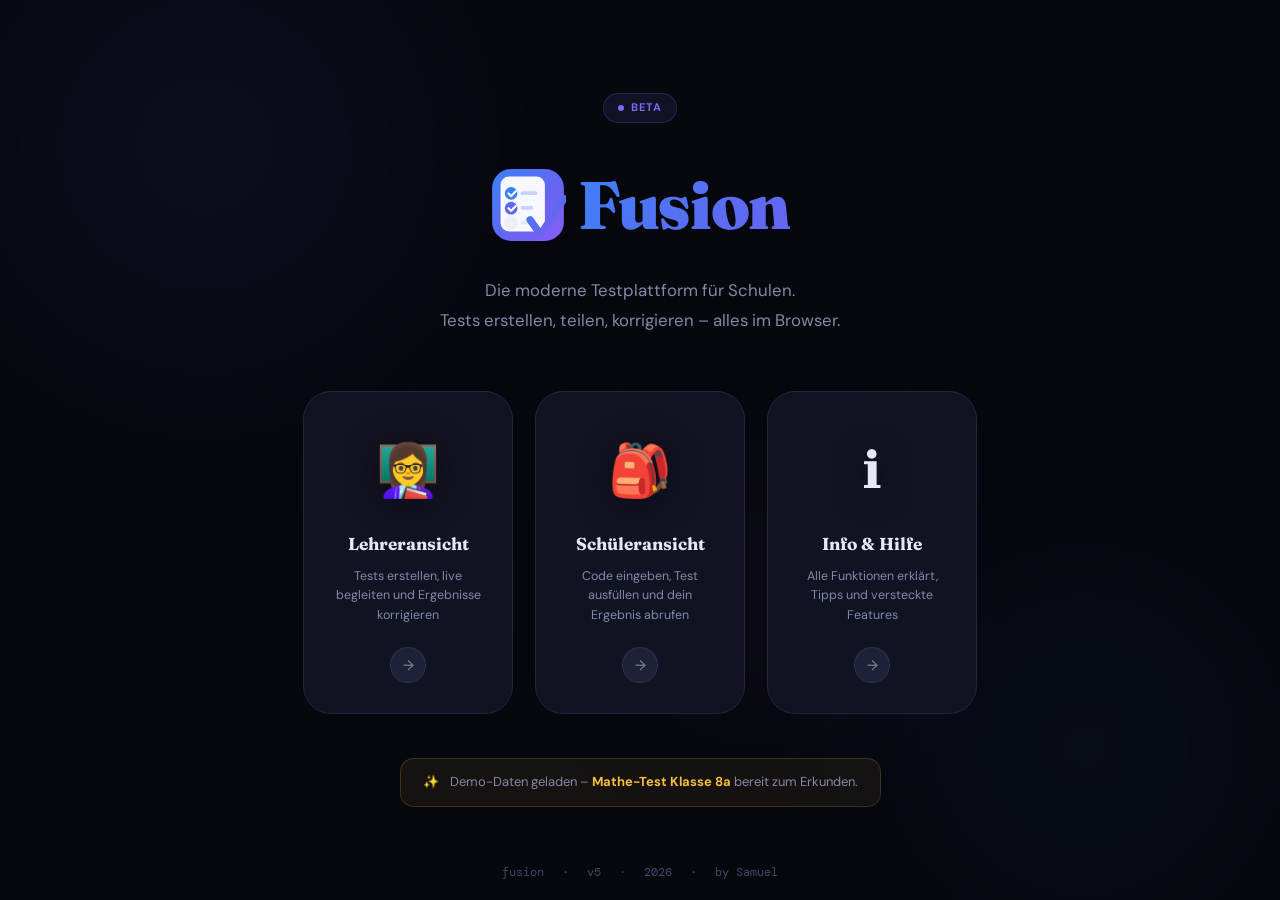
<file: index.html>
<!DOCTYPE html>
<html lang="de">
<head>
<meta charset="UTF-8">
<meta name="viewport" content="width=device-width,initial-scale=1.0">
<title>Fusion – Testplattform</title>
<link rel="stylesheet" href="kt.css">
<style>
body{display:flex;align-items:center;justify-content:center;min-height:100vh;flex-direction:column;padding:40px 24px;position:relative;}

.ambient{position:fixed;inset:0;z-index:0;pointer-events:none;overflow:hidden;}
.blob{position:absolute;border-radius:50%;filter:blur(90px);}
.b1{width:650px;height:650px;background:radial-gradient(circle,#4c3db0,transparent 70%);opacity:.13;top:-180px;left:-120px;animation:blob 22s ease-in-out infinite alternate;}
.b2{width:550px;height:550px;background:radial-gradient(circle,#1e4a8a,transparent 70%);opacity:.11;bottom:-120px;right:-80px;animation:blob 18s ease-in-out infinite alternate-reverse;}
.b3{width:380px;height:380px;background:radial-gradient(circle,#6d3fa8,transparent 70%);opacity:.09;top:45%;left:45%;animation:blob 25s ease-in-out infinite alternate;}

main{position:relative;z-index:1;display:flex;flex-direction:column;align-items:center;max-width:900px;width:100%;}

.beta-pill{display:inline-flex;align-items:center;gap:7px;background:rgba(124,106,245,.1);border:1px solid rgba(124,106,245,.22);border-radius:20px;padding:5px 14px;font-size:11px;font-weight:700;letter-spacing:.09em;color:var(--col-accent);text-transform:uppercase;margin-bottom:28px;animation:fadeIn .6s ease;}
.beta-dot{width:6px;height:6px;border-radius:50%;background:var(--col-accent);animation:blink 2s ease-in-out infinite;}

.logo-area{margin-bottom:18px;animation:slideUp .7s var(--anim-spring);}
.logo-svg{display:inline-flex;align-items:center;gap:12px;}
.logo-word{font-family:var(--font-display);font-size:4.2rem;font-weight:900;background:linear-gradient(135deg,#3b82f6,#6366f1,#8b5cf6);-webkit-background-clip:text;-webkit-text-fill-color:transparent;background-clip:text;background-size:200%;animation:shimmer 6s ease-in-out infinite;letter-spacing:-.02em;}

.tagline{font-size:1.05rem;color:var(--col-muted);max-width:440px;text-align:center;line-height:1.75;margin-bottom:56px;animation:fadeIn .8s .1s both;}

.cards{display:flex;gap:22px;flex-wrap:wrap;justify-content:center;animation:fadeIn .8s .15s both;}
.home-card{position:relative;background:var(--col-surface);border:1px solid var(--col-border);border-radius:28px;padding:38px 30px 30px;width:210px;cursor:pointer;display:flex;flex-direction:column;align-items:center;overflow:hidden;transition:all .38s var(--anim-spring);}
.home-card::before{content:'';position:absolute;top:-50px;left:50%;transform:translateX(-50%);width:130px;height:130px;border-radius:50%;filter:blur(45px);opacity:0;transition:opacity .38s;}
.home-card:hover{transform:translateY(-12px) scale(1.03);}
.home-card:hover::before{opacity:.32;}
.home-card:hover .card-arrow{transform:translateX(3px);}
.card-emoji{font-size:3.2rem;margin-bottom:18px;transition:transform .38s var(--anim-spring);filter:drop-shadow(0 4px 16px rgba(0,0,0,.4));}
.home-card:hover .card-emoji{transform:scale(1.18) rotate(-6deg);}
.card-title{font-family:var(--font-display);font-size:1.08rem;font-weight:700;color:var(--col-text);margin-bottom:9px;text-align:center;}
.card-desc{font-size:12.5px;color:var(--col-muted);text-align:center;line-height:1.55;}
.card-arrow{width:36px;height:36px;border-radius:50%;background:var(--col-surface3);border:1px solid var(--col-border2);display:flex;align-items:center;justify-content:center;font-size:14px;color:var(--col-muted);margin-top:22px;transition:all .28s;}

.demo-note{margin-top:44px;display:inline-flex;align-items:center;gap:11px;background:rgba(247,191,63,.06);border:1px solid rgba(247,191,63,.18);border-radius:14px;padding:13px 22px;font-size:13px;color:var(--col-muted);animation:fadeIn .8s .3s both;}

.footer{position:fixed;bottom:18px;left:0;right:0;display:flex;justify-content:center;gap:18px;font-size:12px;color:var(--col-dim);font-family:var(--font-mono);z-index:1;}

.adm-overlay{position:fixed;inset:0;z-index:2000;background:rgba(0,0,0,.72);backdrop-filter:blur(12px);display:flex;align-items:center;justify-content:center;animation:fadeInF .22s ease;padding:16px;}
.adm-box{background:var(--col-surface);border:1px solid var(--col-border2);border-radius:var(--r-xxl);padding:36px;width:100%;max-width:420px;box-shadow:0 40px 100px rgba(0,0,0,.75);animation:scaleIn .38s var(--anim-spring);}
</style>
</head>
<body>
<div class="ambient">
  <div class="blob b1"></div>
  <div class="blob b2"></div>
  <div class="blob b3"></div>
</div>

<main>
  <div class="beta-pill"><span class="beta-dot"></span>Beta</div>

  <div class="logo-area">
    <div class="logo-svg">
      <svg width="76" height="76" viewBox="0 0 72 72" fill="none">
        <defs><linearGradient id="lg" x1="0" y1="0" x2="1" y2="1"><stop offset="0%" stop-color="#3b82f6"/><stop offset="55%" stop-color="#6366f1"/><stop offset="100%" stop-color="#8b5cf6"/></linearGradient></defs>
        <rect x="2" y="2" width="68" height="68" rx="18" fill="url(#lg)"/>
        <rect x="10" y="9" width="42" height="52" rx="8" fill="white" opacity=".95"/>
        <circle cx="20" cy="25" r="6" fill="#3b82f6"/>
        <path d="M17.5 25l2.5 2.5 4.5-4.5" stroke="white" stroke-width="2" stroke-linecap="round" stroke-linejoin="round"/>
        <rect x="29" y="23" width="16" height="3.5" rx="1.75" fill="#c7d2fe"/>
        <circle cx="20" cy="39" r="6" fill="#6366f1"/>
        <path d="M17.5 39l2.5 2.5 4.5-4.5" stroke="white" stroke-width="2" stroke-linecap="round" stroke-linejoin="round"/>
        <rect x="29" y="37" width="12" height="3.5" rx="1.75" fill="#c7d2fe"/>
        <circle cx="20" cy="53" r="6" fill="#e2e8f0" opacity=".5"/>
        <rect x="29" y="51" width="8" height="3.5" rx="1.75" fill="#e2e8f0"/>
        <path d="M38 50 L48 64 L70 30" stroke="url(#lg)" stroke-width="7" stroke-linecap="round" stroke-linejoin="round"/>
      </svg>
      <span class="logo-word">Fusion</span>
    </div>
  </div>

  <p class="tagline">Die moderne Testplattform für Schulen.<br>Tests erstellen, teilen, korrigieren – alles im Browser.</p>

  <div class="cards">
    <div class="home-card" id="c1" onclick="location.href='lehrer.html'" style="--c:#7c6af5">
      <div class="card-emoji">👩‍🏫</div>
      <div class="card-title">Lehreransicht</div>
      <div class="card-desc">Tests erstellen, live begleiten und Ergebnisse korrigieren</div>
      <div class="card-arrow">→</div>
    </div>
    <div class="home-card" id="c2" onclick="location.href='schueler.html'" style="--c:#5ba4f5">
      <div class="card-emoji">🎒</div>
      <div class="card-title">Schüleransicht</div>
      <div class="card-desc">Code eingeben, Test ausfüllen und dein Ergebnis abrufen</div>
      <div class="card-arrow">→</div>
    </div>
    <div class="home-card" id="c3" onclick="location.href='info.html'" style="--c:#3dd68c">
      <div class="card-emoji">ℹ️</div>
      <div class="card-title">Info & Hilfe</div>
      <div class="card-desc">Alle Funktionen erklärt, Tipps und versteckte Features</div>
      <div class="card-arrow">→</div>
    </div>
  </div>

  <div class="demo-note">
    <span>✨</span>
    <span>Demo-Daten geladen – <strong style="color:var(--col-yellow)">Mathe-Test Klasse 8a</strong> bereit zum Erkunden.</span>
  </div>
</main>

<div class="footer">
  <span>fusion</span><span>·</span><span>v5</span><span>·</span>
  <span id="yr" style="cursor:default"></span>
  <span>·</span><span>by Samuel</span>
</div>

<script src="kt.js"></script>
<script>
KT.seedDemoData();

const yr = document.getElementById('yr');
yr.textContent = new Date().getFullYear();

let taps=0, tapT;
yr.addEventListener('click',()=>{
  taps++; clearTimeout(tapT);
  tapT=setTimeout(()=>taps=0,3800);
  if(taps>=7){taps=0;openAdmin();}
});

const cards = document.querySelectorAll('.home-card');
cards.forEach(c=>{
  const col = c.style.getPropertyValue('--c');
  c.querySelector('.card-arrow').style.setProperty('--hc',col);
  c.addEventListener('mouseenter',()=>{
    c.querySelector('.card-arrow').style.background=col+'33';
    c.querySelector('.card-arrow').style.borderColor=col;
    c.querySelector('.card-arrow').style.color=col;
    c.style.borderColor=col;
    c.style.boxShadow=`0 24px 70px ${col}28`;
    c.querySelector('::before');
  });
  c.addEventListener('mouseleave',()=>{
    c.querySelector('.card-arrow').style.background='';
    c.querySelector('.card-arrow').style.borderColor='';
    c.querySelector('.card-arrow').style.color='';
    c.style.borderColor='';
    c.style.boxShadow='';
  });
});

function openAdmin(){
  const ov=document.createElement('div'); ov.className='adm-overlay';
  ov.innerHTML=`<div class="adm-box">
    <div style="display:flex;align-items:center;gap:10px;margin-bottom:24px;font-family:var(--font-display);font-size:1.15rem;font-weight:700">🔐 Systemzugang</div>
    <div style="display:flex;flex-direction:column;gap:14px;">
      <div><label class="f-label">Name</label><input class="f-input" id="aName" autocomplete="off" placeholder="Vollständiger Name"></div>
      <div><label class="f-label">Standort</label><input class="f-input" id="aCity" autocomplete="off" placeholder="Stadt"></div>
      <div><label class="f-label">Zugangscode</label><input class="f-input" id="aPw" type="password"></div>
      <div id="aErr" style="color:var(--col-red);font-size:13px;display:none">Zugang verweigert.</div>
      <div style="display:flex;gap:10px;margin-top:6px;">
        <button class="btn btn-secondary" id="aCancel">Abbrechen</button>
        <button class="btn btn-primary" id="aOk" style="flex:1">Bestätigen</button>
      </div>
    </div>
  </div>`;
  document.body.appendChild(ov);
  ov.addEventListener('click',e=>{ if(e.target===ov) ov.remove(); });
  document.getElementById('aCancel').onclick=()=>ov.remove();
  document.getElementById('aOk').onclick=async()=>{
    const n=document.getElementById('aName').value;
    const c=document.getElementById('aCity').value;
    const p=document.getElementById('aPw').value;
    const ok=await KT.checkAdmin(n,c,p);
    if(ok){KT.toast('Admin-Zugang gewährt! Willkommen.','success');ov.remove();}
    else{document.getElementById('aErr').style.display='block';}
  };
  ov.querySelector('#aPw').addEventListener('keydown',e=>e.key==='Enter'&&document.getElementById('aOk').click());
}
</script>
</body>
</html>
</file>
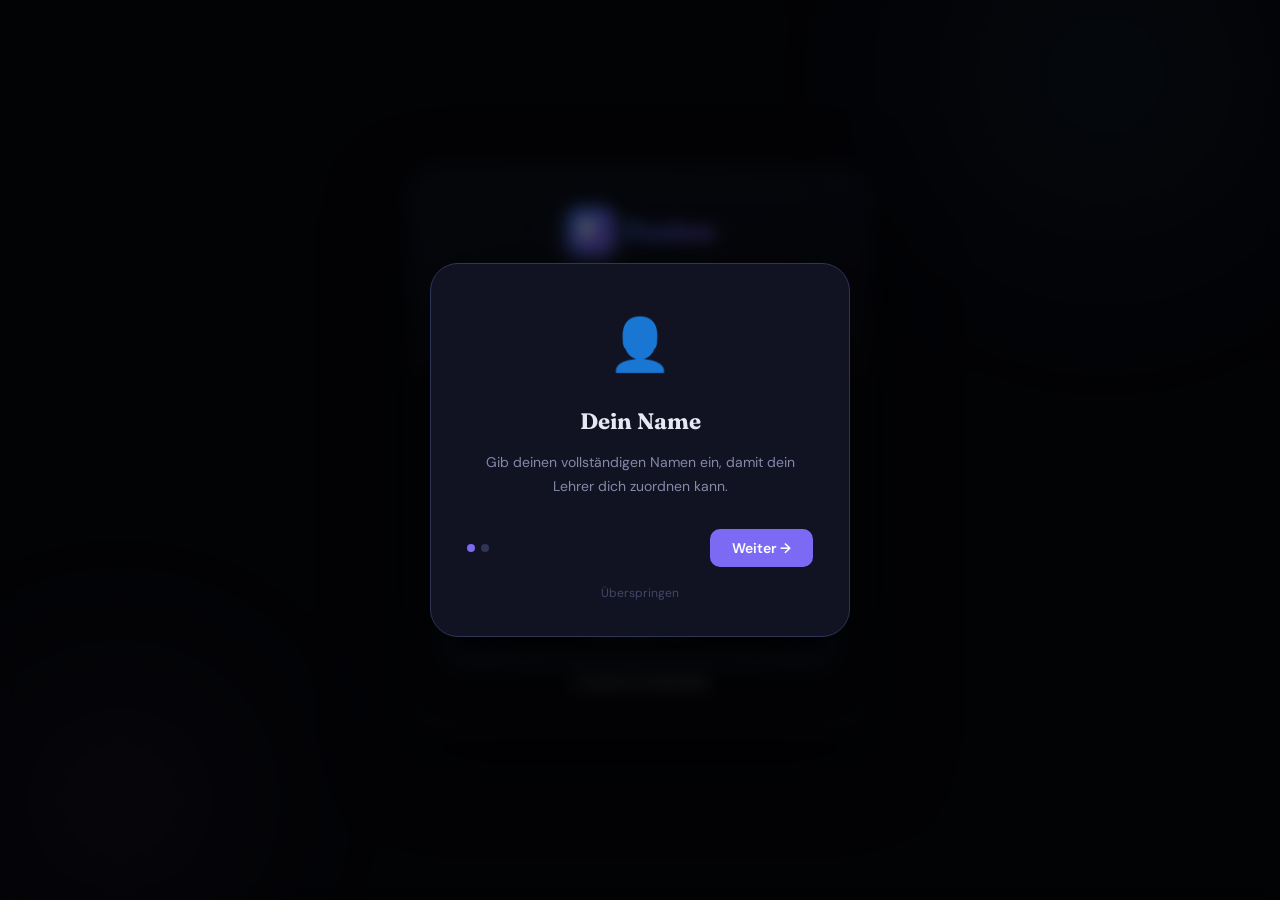
<file: schueler.html>
<!DOCTYPE html>
<html lang="de">
<head>
<meta charset="UTF-8">
<meta name="viewport" content="width=device-width, initial-scale=1.0">
<title>Fusion – Schüleransicht</title>
<link rel="stylesheet" href="kt.css">
<style>
body { min-height: 100vh; background: var(--bg); overflow-x: hidden; }

/* ── Ambient bg ─────────────────────────────────────────────────────── */
.s-ambient {
  position: fixed; inset: 0; pointer-events: none; z-index: 0; overflow: hidden;
}
.s-blob {
  position: absolute; border-radius: 50%; filter: blur(90px); opacity: .12;
  animation: sBlobDrift 20s ease-in-out infinite alternate;
}
.sb1 { width: 550px; height: 550px; background: radial-gradient(circle, #60a5fa, transparent 65%); top: -200px; right: -100px; }
.sb2 { width: 400px; height: 400px; background: radial-gradient(circle, #a78bfa, transparent 65%); bottom: -100px; left: -80px; animation-delay: -8s; }
@keyframes sBlobDrift {
  from { transform: translate(0,0) scale(1); }
  to   { transform: translate(30px, 20px) scale(1.08); }
}

/* ── Screen system ── */
.student-screen { display: none; animation: fadeIn .4s ease; min-height: 100vh; position: relative; z-index: 1; }
.student-screen.active { display: flex; flex-direction: column; }

/* ══════════════════════════════════════════════
   SCREEN 1: JOIN — completely new design
══════════════════════════════════════════════ */
.join-outer {
  flex: 1; display: flex; align-items: center; justify-content: center;
  padding: 24px; min-height: 100vh;
}

.join-card {
  background: var(--surface);
  border: 1px solid var(--border);
  border-radius: 32px;
  padding: 0;
  width: 100%; max-width: 460px;
  box-shadow: 0 32px 80px rgba(0,0,0,.5), 0 0 0 1px rgba(255,255,255,.03);
  overflow: hidden;
  animation: scaleIn .45s cubic-bezier(.34,1.56,.64,1);
}

/* Card top strip with gradient */
.join-header {
  padding: 40px 40px 32px;
  background: linear-gradient(160deg, rgba(96,165,250,.06) 0%, rgba(167,139,250,.04) 100%);
  border-bottom: 1px solid var(--border);
  text-align: center;
}

.join-logo-area {
  display: inline-flex; align-items: center; gap: 10px;
  margin-bottom: 20px;
}
.join-logo-icon {
  width: 48px; height: 48px;
  background: linear-gradient(135deg, #a78bfa, #60a5fa);
  border-radius: 14px;
  display: flex; align-items: center; justify-content: center;
  font-size: 22px;
  box-shadow: 0 8px 24px rgba(96,165,250,.3);
}
.join-logo-text {
  font-family: var(--font-display);
  font-size: 1.6rem; font-weight: 900;
  background: linear-gradient(135deg, #a78bfa, #60a5fa);
  -webkit-background-clip: text; -webkit-text-fill-color: transparent;
  background-clip: text;
}

.join-headline {
  font-family: var(--font-display);
  font-size: 1.5rem; font-weight: 700;
  color: var(--text); margin-bottom: 8px;
}
.join-sub {
  color: var(--text-muted); font-size: 14px; line-height: 1.5;
}

/* Card body */
.join-body { padding: 32px 40px 40px; }

.field-row {
  display: flex; flex-direction: column; gap: 6px; margin-bottom: 20px;
}
.field-label {
  font-size: 12px; font-weight: 600; color: var(--text-muted);
  text-transform: uppercase; letter-spacing: .06em;
}
.field-input-wrap {
  position: relative;
}
.field-icon {
  position: absolute; left: 14px; top: 50%; transform: translateY(-50%);
  font-size: 16px; pointer-events: none; opacity: .6;
}
.field-input {
  background: var(--surface2);
  border: 1.5px solid var(--border);
  color: var(--text);
  border-radius: var(--r-md);
  padding: 12px 14px 12px 42px;
  font-size: 15px;
  outline: none;
  width: 100%;
  transition: border-color .2s, box-shadow .2s, background .2s;
}
.field-input:focus {
  border-color: var(--accent2);
  box-shadow: 0 0 0 3px rgba(96,165,250,.15);
  background: var(--surface3);
}
.field-input::placeholder { color: var(--text-dim); }

/* Code input special */
.code-field {
  font-family: var(--font-mono);
  font-size: 1.6rem;
  text-align: center;
  letter-spacing: .35em;
  padding: 14px 14px;
  border-color: var(--border2);
}
.code-field:focus {
  border-color: var(--accent);
  box-shadow: 0 0 0 4px rgba(167,139,250,.15);
}

.join-btn {
  width: 100%;
  background: linear-gradient(135deg, var(--accent2), var(--accent));
  color: #fff;
  border: none;
  border-radius: var(--r-md);
  padding: 15px;
  font-size: 15px; font-weight: 600;
  cursor: pointer;
  transition: all .25s;
  box-shadow: 0 8px 24px rgba(96,165,250,.25);
  display: flex; align-items: center; justify-content: center; gap: 8px;
  letter-spacing: .01em;
}
.join-btn:hover {
  transform: translateY(-2px);
  box-shadow: 0 12px 32px rgba(96,165,250,.4);
  filter: brightness(1.08);
}
.join-btn:active { transform: translateY(0); }

.join-footer-link {
  text-align: center; margin-top: 20px;
  font-size: 13px; color: var(--text-dim);
}
.join-footer-link a { color: var(--text-muted); transition: color .2s; }
.join-footer-link a:hover { color: var(--accent); text-decoration: none; }

/* ══════════════════════════════════════════════
   SCREEN 2: WAIT
══════════════════════════════════════════════ */
.wait-screen {
  flex: 1; display: flex; flex-direction: column; align-items: center;
  justify-content: center; text-align: center; padding: 32px;
}
.wait-orb {
  width: 80px; height: 80px; border-radius: 50%;
  background: linear-gradient(135deg, var(--accent), var(--accent2));
  display: flex; align-items: center; justify-content: center;
  font-size: 2rem;
  margin: 0 auto 28px;
  animation: pulse 2.5s ease-in-out infinite;
  box-shadow: 0 0 40px rgba(167,139,250,.3);
}
.wait-title { font-family: var(--font-display); font-size: 1.6rem; margin-bottom: 10px; }
.wait-sub { color: var(--text-muted); margin-bottom: 28px; max-width: 360px; line-height: 1.6; }

/* ══════════════════════════════════════════════
   SCREEN 3: TEST
══════════════════════════════════════════════ */
.test-header {
  position: sticky; top: 0; z-index: 50;
  background: rgba(12,14,26,.9);
  backdrop-filter: blur(16px);
  border-bottom: 1px solid var(--border);
  padding: 14px 24px;
  display: flex; align-items: center; justify-content: space-between; gap: 16px;
}
.test-title-sm { font-family: var(--font-display); font-size: 1rem; font-weight: 700; }
.student-timer { font-family: var(--font-mono); font-size: 1.4rem; font-weight: 500; color: var(--text); transition: color .3s; }
.student-timer.warn   { color: var(--yellow); }
.student-timer.danger { color: var(--red); animation: blink 1s ease-in-out infinite; }
.progress-indicator { font-size: 13px; color: var(--text-muted); margin-top: 2px; }

.test-body { flex: 1; padding: 32px; max-width: 780px; margin: 0 auto; width: 100%; }

/* Questions */
.q-card {
  background: var(--surface); border: 1px solid var(--border);
  border-radius: var(--r-xl); padding: 28px; margin-bottom: 20px;
  animation: fadeIn .3s ease;
}
.q-num { font-size: 12px; color: var(--text-muted); font-weight: 600; text-transform: uppercase; letter-spacing: .05em; margin-bottom: 8px; }
.q-text { font-size: 1.05rem; font-weight: 600; margin-bottom: 20px; line-height: 1.5; }

.mc-options { display: flex; flex-direction: column; gap: 10px; }
.mc-btn {
  display: flex; align-items: center; gap: 14px;
  padding: 14px 18px; border-radius: var(--r-lg);
  border: 1.5px solid var(--border);
  background: var(--surface2); cursor: pointer;
  transition: all .2s; font-size: 14px; color: var(--text);
  text-align: left;
}
.mc-btn:hover { border-color: var(--accent2); background: rgba(96,165,250,.07); }
.mc-btn.selected { border-color: var(--accent2); background: rgba(96,165,250,.12); color: var(--accent2); }

.mc-radio {
  width: 20px; height: 20px; border-radius: 50%;
  border: 2px solid var(--border2); flex-shrink: 0;
  display: flex; align-items: center; justify-content: center;
  transition: all .2s;
}
.mc-btn.selected .mc-radio { border-color: var(--accent2); background: var(--accent2); }
.mc-radio-inner { width: 8px; height: 8px; border-radius: 50%; background: var(--bg); opacity: 0; transition: opacity .2s; }
.mc-btn.selected .mc-radio-inner { opacity: 1; }

.multi-check {
  width: 20px; height: 20px; border-radius: 5px;
  border: 2px solid var(--border2); flex-shrink: 0;
  display: flex; align-items: center; justify-content: center;
  font-size: 12px; transition: all .2s;
}
.mc-btn.selected .multi-check { border-color: var(--accent); background: var(--accent); color: var(--bg); }

.free-ta {
  width: 100%; min-height: 120px;
  background: var(--surface2); border: 1.5px solid var(--border);
  color: var(--text); border-radius: var(--r-lg); padding: 14px;
  font-size: 14px; outline: none; resize: vertical;
  font-family: var(--font-sans); line-height: 1.7;
  transition: border-color .2s, box-shadow .2s;
}
.free-ta:focus { border-color: var(--accent); box-shadow: 0 0 0 3px var(--accent-glow); }
.free-ta.lined { background-image: repeating-linear-gradient(to bottom, transparent 0px, transparent 27px, rgba(167,139,250,.12) 28px); }
.free-ta.grid  { background-image: repeating-linear-gradient(to right, transparent 0px, transparent 15px, rgba(167,139,250,.06) 16px), repeating-linear-gradient(to bottom, transparent 0px, transparent 15px, rgba(167,139,250,.06) 16px); }

.test-nav { display: flex; align-items: center; justify-content: space-between; margin-top: 32px; gap: 12px; flex-wrap: wrap; }

/* Result */
.result-wrap {
  flex: 1; display: flex; flex-direction: column; align-items: center;
  justify-content: center; padding: 32px; text-align: center;
}
.result-card {
  background: var(--surface); border: 1px solid var(--border);
  border-radius: var(--r-xl); padding: 40px; max-width: 560px; width: 100%;
  box-shadow: var(--shadow-lg);
}
</style>
</head>
<body>

<!-- Ambient bg -->
<div class="s-ambient">
  <div class="s-blob sb1"></div>
  <div class="s-blob sb2"></div>
</div>

<!-- ══ SCREEN 1: JOIN (new design) ══ -->
<div class="student-screen active" id="scr-join">
  <div class="join-outer">
    <div class="join-card">

      <div class="join-header">
        <div class="join-logo-area">
          <div class="join-logo-icon" style="background:linear-gradient(135deg,#3b82f6,#6366f1,#8b5cf6)">
            <svg width="24" height="24" viewBox="0 0 24 24" fill="none">
              <rect x="1" y="1" width="14" height="18" rx="3" fill="white" opacity="0.9"/>
              <circle cx="5.5" cy="8" r="2" fill="#3b82f6"/>
              <path d="M4.5 8l1 1 1.8-1.8" stroke="white" stroke-width="1.2" stroke-linecap="round" stroke-linejoin="round"/>
              <rect x="8.5" y="7.2" width="5" height="1.5" rx=".75" fill="#c7d2fe"/>
              <circle cx="5.5" cy="13" r="2" fill="#6366f1"/>
              <path d="M4.5 13l1 1 1.8-1.8" stroke="white" stroke-width="1.2" stroke-linecap="round" stroke-linejoin="round"/>
              <rect x="8.5" y="12.2" width="3.5" height="1.5" rx=".75" fill="#c7d2fe"/>
              <path d="M13 14.5L16.5 20L23 10" stroke="url(#sg1)" stroke-width="2.5" stroke-linecap="round" stroke-linejoin="round"/>
              <defs><linearGradient id="sg1" x1="0" y1="0" x2="1" y2="1"><stop stop-color="#3b82f6"/><stop offset="1" stop-color="#8b5cf6"/></linearGradient></defs>
            </svg>
          </div>
          <span class="join-logo-text" style="background:linear-gradient(135deg,#3b82f6,#6366f1,#8b5cf6);-webkit-background-clip:text;-webkit-text-fill-color:transparent;background-clip:text">Fusion</span>
        </div>
        <div class="join-headline">Jetzt einloggen</div>
        <div class="join-sub">Gib deinen Namen und den Testcode deines Lehrers ein</div>
      </div>

      <div class="join-body">
        <div class="field-row">
          <label class="field-label">Dein Name</label>
          <div class="field-input-wrap">
            <span class="field-icon">👤</span>
            <input class="field-input" id="student-name" type="text"
              placeholder="Vorname Nachname"
              autocomplete="name"
              style="padding-left:42px">
          </div>
        </div>

        <div class="field-row">
          <label class="field-label">Testcode</label>
          <div class="field-input-wrap">
            <input class="field-input code-field" id="test-code"
              placeholder="_ _ _ _ _ _"
              maxlength="6" inputmode="numeric"
              style="padding-left:14px">
          </div>
        </div>

        <button class="join-btn" onclick="joinTest()">
          <span>Beitreten</span>
          <svg width="18" height="18" viewBox="0 0 18 18" fill="none">
            <path d="M3 9h12M10 4l5 5-5 5" stroke="currentColor" stroke-width="2" stroke-linecap="round" stroke-linejoin="round"/>
          </svg>
        </button>

        <div class="join-footer-link">
          <a href="index.html">← Zurück zur Startseite</a>
        </div>
      </div>

    </div>
  </div>
</div>

<!-- ══ SCREEN 2: WARTEN ══ -->
<div class="student-screen" id="scr-wait">
  <div class="wait-screen">
    <div class="wait-orb">⏳</div>
    <div class="wait-title" id="wait-title">Warte auf den Lehrer…</div>
    <div class="wait-sub" id="wait-sub">Der Test wurde noch nicht gestartet. Bitte warte kurz.</div>
    <div class="badge badge-blue" id="wait-code-badge" style="font-size:1.1rem;padding:8px 20px;margin-top:8px">Code: ––––––</div>
  </div>
</div>

<!-- ══ SCREEN 3: TEST ══ -->
<div class="student-screen" id="scr-test">
  <header class="test-header">
    <div>
      <div class="test-title-sm" id="test-title-sm">–</div>
      <div class="progress-indicator" id="progress-indicator">–</div>
    </div>
    <div class="student-timer" id="student-timer">45:00</div>
  </header>
  <div class="test-body" id="test-body"></div>
</div>

<!-- ══ SCREEN 4: ABGEGEBEN ══ -->
<div class="student-screen" id="scr-submitted">
  <div class="wait-screen">
    <div style="font-size:4rem;margin-bottom:16px;animation:bounce 2s ease infinite">📬</div>
    <div class="wait-title">Abgabe erfolgreich!</div>
    <div class="wait-sub" id="submitted-msg">Deine Antworten wurden eingereicht. Warte auf die Korrektur des Lehrers.</div>
    <button class="btn btn-primary mt-16" onclick="checkResult()">🔍 Ergebnis prüfen</button>
    <div style="margin-top:12px;font-size:13px;color:var(--text-dim)">Seite kann sicher geschlossen werden</div>
  </div>
</div>

<!-- ══ SCREEN 5: ERGEBNIS ══ -->
<div class="student-screen" id="scr-result">
  <div class="result-wrap">
    <div class="result-card">
      <div id="result-inner"></div>
      <div class="flex gap-10 justify-center flex-wrap mt-24">
        <button class="btn btn-secondary" onclick="downloadResult('txt')">📄 TXT</button>
        <button class="btn btn-secondary" onclick="downloadResult('json')">📋 JSON</button>
        <button class="btn btn-primary" onclick="window.print()">🖨️ PDF drucken</button>
      </div>
    </div>
  </div>
</div>

<script src="kt.js"></script>
<script>
let studentName = '';
let studentCode = '';
let currentTest = null;
let answers = {};
let currentQIdx = 0;
let allQuestions = [];
let studentTimerSec = 0;
let studentTimerInterval = null;
let pollInterval = null;
let submissionId = null;

function showScreen(id) {
  document.querySelectorAll('.student-screen').forEach(s => s.classList.remove('active'));
  document.getElementById('scr-' + id).classList.add('active');
}

document.addEventListener('DOMContentLoaded', () => {
  const params = new URLSearchParams(location.search);
  const code = params.get('code');
  if (code) document.getElementById('test-code').value = code;

  const saved = sessionStorage.getItem('fusion_student_state');
  if (saved) {
    try {
      const s = JSON.parse(saved);
      studentName = s.studentName || '';
      studentCode = s.studentCode || '';
      answers = s.answers || {};
      submissionId = s.submissionId || null;
      if (s.screen === 'submitted') { showScreen('submitted'); startPollForResult(); return; }
      if (s.screen === 'result')    { showScreen('result'); loadAndShowResult(); return; }
    } catch {}
  }

  KT.showTutorial([
    { emoji:'👤', title:'Dein Name', desc:'Gib deinen vollständigen Namen ein, damit dein Lehrer dich zuordnen kann.', target:'#student-name' },
    { emoji:'🔢', title:'Testcode', desc:'Der 6-stellige Code öffnet den richtigen Test.', target:'#test-code' },
  ], 'student-join');

  // Auto-format code input
  document.getElementById('test-code').addEventListener('input', function() {
    this.value = this.value.replace(/\D/g, '');
  });
  document.getElementById('test-code').addEventListener('keydown', function(e) {
    if (e.key === 'Enter') joinTest();
  });
  document.getElementById('student-name').addEventListener('keydown', function(e) {
    if (e.key === 'Enter') document.getElementById('test-code').focus();
  });
});

function joinTest() {
  const name = document.getElementById('student-name').value.trim();
  const code = document.getElementById('test-code').value.trim();
  if (!name) { KT.toast('Bitte gib deinen Namen ein', 'warn'); return; }
  if (code.length !== 6) { KT.toast('Der Code muss 6-stellig sein', 'warn'); return; }
  const data = KT.load();
  const test = data.tests.find(t => t.code === code);
  if (!test) { KT.toast('Test nicht gefunden. Prüfe den Code.', 'error'); return; }
  studentName = name; studentCode = code;
  const alreadyJoined = data.students.find(s => s.name === name && s.testId === test.id);
  if (!alreadyJoined) { data.students.push({ id: KT.uid(), name, testId: test.id, joinedAt: Date.now() }); KT.save(data); }
  const existingSub = data.submissions.find(s => s.testId === test.id && s.studentName === name);
  if (existingSub) {
    submissionId = existingSub.id;
    if (existingSub.corrected) { showScreen('result'); loadAndShowResult(); return; }
    saveState('submitted'); showScreen('submitted'); startPollForResult(); return;
  }
  if (test.status === 'live') { currentTest = test; initTest(test); }
  else if (test.status === 'draft') {
    document.getElementById('wait-title').textContent = 'Test noch nicht gestartet';
    document.getElementById('wait-sub').textContent = 'Der Lehrer hat den Test noch nicht gestartet. Bitte warte.';
    document.getElementById('wait-code-badge').textContent = `Code: ${code}`;
    showScreen('wait'); startPollForTestStart(test.id);
  } else if (test.status === 'ended') { KT.toast('Dieser Test wurde bereits beendet', 'warn'); }
}

function startPollForTestStart(testId) {
  clearInterval(pollInterval);
  pollInterval = setInterval(() => {
    const data = KT.load();
    const t = data.tests.find(x => x.id === testId);
    if (t && t.status === 'live') { clearInterval(pollInterval); currentTest = t; initTest(t); }
  }, 2000);
}

function initTest(test) {
  currentTest = test; answers = {};
  allQuestions = [];
  test.pages?.forEach(page => {
    page.elements?.forEach(el => {
      if (['mc','multi','free'].includes(el.type)) allQuestions.push({ ...el, pageId: page.id });
    });
  });
  if (allQuestions.length === 0) { KT.toast('Dieser Test hat keine Fragen', 'warn'); return; }
  currentQIdx = 0;
  document.getElementById('test-title-sm').textContent = test.title || 'Test';
  const startedAt = test.startedAt || Date.now();
  const totalSec = (test.duration || 45) * 60;
  studentTimerSec = Math.max(0, totalSec - Math.floor((Date.now() - startedAt) / 1000));
  showScreen('test'); renderQuestion(); startStudentTimer(); saveState('test');
}

function startStudentTimer() {
  clearInterval(studentTimerInterval); updateStudentTimerDisplay();
  studentTimerInterval = setInterval(() => {
    studentTimerSec--;
    if (studentTimerSec <= 0) { studentTimerSec = 0; clearInterval(studentTimerInterval); autoSubmit(); }
    updateStudentTimerDisplay();
  }, 1000);
}

function updateStudentTimerDisplay() {
  const el = document.getElementById('student-timer');
  el.textContent = KT.fmtTime(studentTimerSec);
  el.className = 'student-timer';
  if (studentTimerSec < 300) el.classList.add('warn');
  if (studentTimerSec < 60)  el.classList.add('danger');
}

function renderQuestion() {
  const body = document.getElementById('test-body');
  const q = allQuestions[currentQIdx];
  if (!q) return;
  const totalAnswered = allQuestions.filter(x => {
    const a = answers[x.id];
    return a !== undefined && a !== '' && !(Array.isArray(a) && a.length === 0);
  }).length;
  document.getElementById('progress-indicator').textContent = `${totalAnswered} / ${allQuestions.length} beantwortet`;

  let qHtml = `<div class="q-card">
    <div class="q-num">Frage ${currentQIdx + 1} von ${allQuestions.length}</div>
    <div class="q-text">${q.question || 'Frage'}</div>`;

  if (q.type === 'mc') {
    qHtml += `<div class="mc-options">`;
    q.options.forEach((opt, i) => {
      const sel = answers[q.id] === i;
      qHtml += `<button class="mc-btn ${sel ? 'selected' : ''}" onclick="selectMc('${q.id}', ${i})">
        <div class="mc-radio"><div class="mc-radio-inner"></div></div><span>${opt}</span></button>`;
    });
    qHtml += `</div>`;
  } else if (q.type === 'multi') {
    qHtml += `<div class="mc-options">`;
    q.options.forEach((opt, i) => {
      const sel = (answers[q.id] || []).includes(i);
      qHtml += `<button class="mc-btn ${sel ? 'selected' : ''}" onclick="selectMulti('${q.id}', ${i})">
        <div class="multi-check">${sel ? '✓' : ''}</div><span>${opt}</span></button>`;
    });
    qHtml += `</div>`;
  } else if (q.type === 'free') {
    const bg = currentTest?.background;
    const bgClass = bg === 'lined' ? 'lined' : bg === 'grid' ? 'grid' : '';
    qHtml += `<textarea class="free-ta ${bgClass}" rows="${q.rows || 4}" placeholder="Deine Antwort hier…" oninput="answers['${q.id}']=this.value">${answers[q.id] || ''}</textarea>`;
  }
  qHtml += `</div>`;

  qHtml += `<div class="test-nav">
    <button class="btn btn-secondary" onclick="prevQ()" ${currentQIdx === 0 ? 'disabled' : ''}>← Zurück</button>
    <div style="display:flex;gap:6px;flex-wrap:wrap;justify-content:center">
      ${allQuestions.map((x, i) => {
        const isAns = answers[x.id] !== undefined && answers[x.id] !== '' && !(Array.isArray(answers[x.id]) && answers[x.id].length === 0);
        return `<button onclick="jumpTo(${i})" style="width:32px;height:32px;border-radius:50%;border:2px solid ${i===currentQIdx?'var(--accent)':isAns?'var(--green)':'var(--border)'};background:${i===currentQIdx?'var(--accent-glow)':isAns?'rgba(74,222,128,.1)':'var(--surface2)'};color:${i===currentQIdx?'var(--accent)':isAns?'var(--green)':'var(--text-muted)'};cursor:pointer;font-size:12px">${i+1}</button>`;
      }).join('')}
    </div>
    ${currentQIdx < allQuestions.length - 1
      ? `<button class="btn btn-primary" onclick="nextQ()">Weiter →</button>`
      : `<button class="btn btn-primary" style="background:var(--green);color:var(--bg)" onclick="confirmSubmit()">✓ Abgeben</button>`}
  </div>`;

  body.innerHTML = qHtml;
}

function selectMc(qId, i)    { answers[qId] = i; renderQuestion(); }
function selectMulti(qId, i) {
  if (!answers[qId]) answers[qId] = [];
  const idx = answers[qId].indexOf(i);
  if (idx >= 0) answers[qId].splice(idx,1); else answers[qId].push(i);
  renderQuestion();
}
function nextQ()  { if (currentQIdx < allQuestions.length-1) { currentQIdx++; renderQuestion(); } }
function prevQ()  { if (currentQIdx > 0) { currentQIdx--; renderQuestion(); } }
function jumpTo(i){ currentQIdx = i; renderQuestion(); }

function confirmSubmit() {
  const unanswered = allQuestions.filter(q => {
    const a = answers[q.id];
    return a === undefined || a === '' || (Array.isArray(a) && a.length === 0);
  }).length;
  const msg = unanswered > 0
    ? `Du hast noch ${unanswered} Frage(n) nicht beantwortet. Trotzdem abgeben?`
    : 'Möchtest du deinen Test abgeben?';
  if (confirm(msg)) submitTest();
}

function autoSubmit() { KT.toast('Zeit abgelaufen – Test wird automatisch abgegeben','warn'); submitTest(); }

function submitTest() {
  clearInterval(studentTimerInterval);
  const data = KT.load();
  const score = KT.calcScore(currentTest, answers);
  const sub = { id: KT.uid(), testId: currentTest.id, studentName, submittedAt: Date.now(), answers: {...answers}, score, corrected: false, manualPoints: {} };
  data.submissions.push(sub); KT.save(data); submissionId = sub.id;
  saveState('submitted'); showScreen('submitted'); startPollForResult();
}

function startPollForResult() { clearInterval(pollInterval); pollInterval = setInterval(checkResult, 3000); }

function checkResult() {
  const data = KT.load();
  const sub = submissionId
    ? data.submissions.find(s => s.id === submissionId)
    : data.submissions.find(s => s.studentName === studentName && s.testId === currentTest?.id);
  if (sub && sub.corrected) {
    clearInterval(pollInterval); submissionId = sub.id;
    saveState('result'); showScreen('result'); loadAndShowResult();
  }
}

function loadAndShowResult() {
  const data = KT.load();
  const sub = data.submissions.find(s => s.id === submissionId);
  if (!sub) { KT.toast('Korrektur noch nicht verfügbar','info'); return; }
  const test = data.tests.find(t => t.id === sub.testId);
  const gradeColor = KT.gradeColor(sub.grade);
  document.getElementById('result-inner').innerHTML = `
    <div style="margin-bottom:24px">
      <div style="font-size:13px;color:var(--text-muted);margin-bottom:4px">Test</div>
      <div style="font-size:1.2rem;font-weight:700">${test?.title||'–'}</div>
    </div>
    <div class="flex items-center justify-center gap-24 mb-24" style="flex-wrap:wrap">
      <div class="score-ring" style="border-color:${gradeColor}">
        <div class="grade-num" style="color:${gradeColor}">${sub.grade||'–'}</div>
        <div class="grade-label">Note</div>
      </div>
      <div style="text-align:left">
        <div style="font-size:13px;color:var(--text-muted)">Score</div>
        <div style="font-size:2rem;font-weight:700">${sub.score?.earned||0}/${sub.score?.total||0} P</div>
        <div style="font-size:13px;color:var(--text-muted)">${sub.score?.pct||0}%</div>
        <div style="margin-top:8px"><div class="progress-wrap" style="width:160px"><div class="progress-bar" style="width:${sub.score?.pct||0}%"></div></div></div>
      </div>
    </div>
    ${sub.feedback ? `<div style="background:var(--surface2);border-left:3px solid var(--accent);padding:16px;border-radius:0 var(--r-md) var(--r-md) 0;margin-bottom:16px">
      <div style="font-size:12px;color:var(--text-muted);margin-bottom:6px;font-weight:600;text-transform:uppercase;letter-spacing:.05em">Feedback</div>
      <div style="font-size:14px;line-height:1.6">${sub.feedback}</div>
    </div>` : ''}
    ${sub.signature ? `<div style="margin-top:12px">
      <div style="font-size:12px;color:var(--text-muted);margin-bottom:6px">Unterschrift</div>
      <img src="${sub.signature}" style="max-width:100%;border-radius:8px;background:var(--surface3);padding:8px">
    </div>` : ''}
    <div style="margin-top:16px;font-size:13px;color:var(--text-dim)">
      Korrigiert am ${sub.sentAt ? new Date(sub.sentAt).toLocaleString('de-DE',{dateStyle:'medium',timeStyle:'short'}) : '–'}
    </div>`;
}

function downloadResult(fmt) {
  const data = KT.load();
  const sub = data.submissions.find(s => s.id === submissionId);
  if (!sub) return;
  const test = data.tests.find(t => t.id === sub.testId);
  if (fmt === 'json') {
    KT.download(`ergebnis_${studentName}.json`, JSON.stringify({test:test?.title, student:studentName, grade:sub.grade, score:sub.score, feedback:sub.feedback, correctedAt:sub.sentAt},null,2),'application/json');
  } else {
    KT.download(`ergebnis_${studentName}.txt`,
      `FUSION – Testergebnis\nTest: ${test?.title||'–'}\nSchüler: ${studentName}\nNote: ${sub.grade||'–'}\nScore: ${sub.score?.earned||0}/${sub.score?.total||0} Punkte (${sub.score?.pct||0}%)\nDatum: ${sub.sentAt?new Date(sub.sentAt).toLocaleString('de-DE'):'–'}\n\nFeedback:\n${sub.feedback||'(kein Feedback)'}`);
  }
}

function saveState(screen) {
  sessionStorage.setItem('fusion_student_state', JSON.stringify({screen, studentName, studentCode, answers, submissionId}));
}
</script>
</body>
</html>
</file>
<file: kt.css>
@import url('https://fonts.googleapis.com/css2?family=DM+Sans:ital,opsz,wght@0,9..40,300;0,9..40,400;0,9..40,500;0,9..40,600;0,9..40,700;1,9..40,400&family=Fraunces:opsz,wght@9..144,400;9..144,600;9..144,700;9..144,900&family=DM+Mono:wght@400;500&display=swap');

:root {
  --bg:         #07080e;
  --bg2:        #0c0e1a;
  --col-surface:#111322;
  --col-surface2:#171a2b;
  --col-surface3:#1e2138;
  --col-border: #232640;
  --col-border2:#303455;
  --col-accent: #7c6af5;
  --col-accent2:#5ba4f5;
  --col-glow:   rgba(124,106,245,.18);
  --col-text:   #e8e8f5;
  --col-muted:  #8588a8;
  --col-dim:    #444668;
  --col-green:  #3dd68c;
  --col-yellow: #f7bf3f;
  --col-red:    #f56565;
  --col-orange: #f58d3d;
  --r-sm:8px; --r-md:12px; --r-lg:18px; --r-xl:24px; --r-xxl:32px;
  --font-sans:'DM Sans',system-ui,sans-serif;
  --font-display:'Fraunces',Georgia,serif;
  --font-mono:'DM Mono',monospace;
  --sidebar-w:248px;
  --anim-spring:cubic-bezier(.34,1.56,.64,1);
  --anim-smooth:cubic-bezier(.4,0,.2,1);
}

*,*::before,*::after{box-sizing:border-box;margin:0;padding:0;}
html{font-size:16px;scroll-behavior:smooth;}
body{font-family:var(--font-sans);background:var(--bg);color:var(--col-text);line-height:1.6;min-height:100vh;-webkit-font-smoothing:antialiased;overflow-x:hidden;}
button{font-family:var(--font-sans);cursor:pointer;}
input,textarea,select{font-family:var(--font-sans);}
a{color:var(--col-accent);text-decoration:none;}

::-webkit-scrollbar{width:5px;height:5px;}
::-webkit-scrollbar-track{background:var(--bg2);}
::-webkit-scrollbar-thumb{background:var(--col-border2);border-radius:4px;}
::-webkit-scrollbar-thumb:hover{background:var(--col-accent);}

@keyframes fadeIn   {from{opacity:0;transform:translateY(10px)}to{opacity:1;transform:none}}
@keyframes fadeInF  {from{opacity:0}to{opacity:1}}
@keyframes scaleIn  {from{opacity:0;transform:scale(.93)}to{opacity:1;transform:none}}
@keyframes slideUp  {from{opacity:0;transform:translateY(28px)}to{opacity:1;transform:none}}
@keyframes slideL   {from{opacity:0;transform:translateX(-18px)}to{opacity:1;transform:none}}
@keyframes blink    {0%,100%{opacity:1}50%{opacity:.25}}
@keyframes pulse    {0%,100%{transform:scale(1)}50%{transform:scale(1.06)}}
@keyframes spin     {to{transform:rotate(360deg)}}
@keyframes blob     {from{transform:translate(0,0) scale(1)}to{transform:translate(40px,30px) scale(1.12)}}
@keyframes glow     {0%,100%{box-shadow:0 0 20px var(--col-glow)}50%{box-shadow:0 0 50px rgba(124,106,245,.4)}}
@keyframes shimmer  {0%,100%{background-position:0% 50%}50%{background-position:100% 50%}}
@keyframes confetti {to{transform:translateY(110vh) rotate(720deg);opacity:0}}
@keyframes navPop   {from{opacity:0;transform:translateX(-12px) scale(.96)}to{opacity:1;transform:none}}
@keyframes cardIn   {from{opacity:0;transform:translateY(16px) scale(.97)}to{opacity:1;transform:none}}

.btn{display:inline-flex;align-items:center;gap:7px;padding:9px 18px;border-radius:var(--r-md);font-size:14px;font-weight:500;border:none;transition:all .18s;white-space:nowrap;cursor:pointer;font-family:var(--font-sans);position:relative;overflow:hidden;}
.btn::after{content:'';position:absolute;inset:0;background:rgba(255,255,255,0);transition:background .18s;}
.btn:hover::after{background:rgba(255,255,255,.04);}
.btn:active{transform:scale(.97);}
.btn:disabled{opacity:.38;cursor:not-allowed;}
.btn-primary{background:var(--col-accent);color:#fff;box-shadow:0 4px 18px rgba(124,106,245,.32);}
.btn-primary:hover:not(:disabled){background:#9585f8;box-shadow:0 7px 28px rgba(124,106,245,.5);transform:translateY(-1px);}
.btn-secondary{background:var(--col-surface3);color:var(--col-text);border:1px solid var(--col-border2);}
.btn-secondary:hover:not(:disabled){background:var(--col-surface2);border-color:var(--col-accent);}
.btn-ghost{background:none;color:var(--col-muted);border:1px solid transparent;}
.btn-ghost:hover:not(:disabled){background:var(--col-surface2);color:var(--col-text);}
.btn-danger{background:rgba(245,101,101,.1);color:var(--col-red);border:1px solid rgba(245,101,101,.22);}
.btn-danger:hover:not(:disabled){background:rgba(245,101,101,.2);}
.btn-green{background:rgba(61,214,140,.1);color:var(--col-green);border:1px solid rgba(61,214,140,.22);}
.btn-green:hover:not(:disabled){background:rgba(61,214,140,.2);}
.btn-sm{padding:5px 12px;font-size:13px;border-radius:var(--r-sm);}
.btn-lg{padding:13px 28px;font-size:16px;border-radius:var(--r-lg);}
.btn-icon{padding:8px;border-radius:var(--r-sm);}

.f-input,.f-textarea,.f-select{background:var(--col-surface2);border:1.5px solid var(--col-border);color:var(--col-text);border-radius:var(--r-md);padding:10px 14px;font-size:14px;outline:none;transition:border-color .2s,box-shadow .2s;width:100%;font-family:var(--font-sans);}
.f-input:focus,.f-textarea:focus,.f-select:focus{border-color:var(--col-accent);box-shadow:0 0 0 3px var(--col-glow);}
.f-input::placeholder,.f-textarea::placeholder{color:var(--col-dim);}
.f-textarea{resize:vertical;min-height:80px;}
.f-label{font-size:11px;font-weight:600;color:var(--col-muted);text-transform:uppercase;letter-spacing:.06em;display:block;margin-bottom:6px;}

.badge{display:inline-flex;align-items:center;gap:4px;padding:3px 10px;border-radius:20px;font-size:12px;font-weight:600;}
.badge-green {background:rgba(61,214,140,.12);color:var(--col-green);border:1px solid rgba(61,214,140,.2);}
.badge-yellow{background:rgba(247,191,63,.12);color:var(--col-yellow);border:1px solid rgba(247,191,63,.2);}
.badge-red   {background:rgba(245,101,101,.12);color:var(--col-red);border:1px solid rgba(245,101,101,.2);}
.badge-purple{background:rgba(124,106,245,.12);color:var(--col-accent);border:1px solid rgba(124,106,245,.2);}
.badge-blue  {background:rgba(91,164,245,.12);color:var(--col-accent2);border:1px solid rgba(91,164,245,.2);}
.badge-gray  {background:var(--col-surface3);color:var(--col-muted);border:1px solid var(--col-border);}

.prog-wrap{background:var(--col-surface3);border-radius:8px;overflow:hidden;height:8px;width:100%;}
.prog-bar{height:100%;border-radius:8px;background:linear-gradient(90deg,#5a4fa0,var(--col-accent));transition:width .55s ease;}

.avatar{width:36px;height:36px;border-radius:50%;display:flex;align-items:center;justify-content:center;font-weight:700;font-size:14px;color:#fff;background:linear-gradient(135deg,var(--col-accent),var(--col-accent2));flex-shrink:0;}
.avatar-lg{width:48px;height:48px;font-size:18px;}

.card{background:var(--col-surface);border:1px solid var(--col-border);border-radius:var(--r-lg);padding:20px;transition:border-color .2s;}
.card:hover{border-color:var(--col-border2);}

.tabs{display:flex;gap:2px;border-bottom:1px solid var(--col-border);margin-bottom:24px;}
.tab{padding:9px 18px;font-size:14px;font-weight:500;cursor:pointer;color:var(--col-muted);background:none;border:none;border-bottom:2px solid transparent;transition:all .18s;margin-bottom:-1px;}
.tab.active{color:var(--col-accent);border-bottom-color:var(--col-accent);}
.tab:hover:not(.active){color:var(--col-text);}

.sidebar{position:fixed;left:0;top:0;bottom:0;width:var(--sidebar-w);background:var(--bg2);border-right:1px solid var(--col-border);z-index:100;display:flex;flex-direction:column;overflow:hidden;transition:transform .3s var(--anim-smooth);}
.main-content{margin-left:var(--sidebar-w);min-height:100vh;padding:32px;transition:margin-left .3s;}

.f-overlay{position:fixed;inset:0;z-index:1000;background:rgba(0,0,0,.7);backdrop-filter:blur(10px);display:flex;align-items:center;justify-content:center;animation:fadeInF .2s ease;padding:16px;}
.f-modal{background:var(--col-surface);border:1px solid var(--col-border2);border-radius:var(--r-xxl);padding:32px;width:100%;max-width:480px;box-shadow:0 40px 100px rgba(0,0,0,.7);animation:scaleIn .35s var(--anim-spring);max-height:90vh;overflow-y:auto;}

.a4-page{width:794px;min-height:1123px;background:#fff;padding:56px 64px;font-size:14px;color:#1a1a2e;font-family:'Times New Roman',serif;position:relative;box-shadow:0 4px 60px rgba(0,0,0,.6);border-radius:4px;}
.a4-lined{background-image:repeating-linear-gradient(transparent,transparent 27px,#e5e5e5 27px,#e5e5e5 28px);}
.a4-grid{background-image:linear-gradient(#e5e5e5 1px,transparent 1px),linear-gradient(90deg,#e5e5e5 1px,transparent 1px);background-size:20px 20px;}
.a4-dots{background-image:radial-gradient(circle,#ccc 1px,transparent 1px);background-size:20px 20px;}

.builder-el{position:relative;margin-bottom:8px;border-radius:6px;padding:4px 4px 4px 6px;border:2px solid transparent;transition:border-color .18s;}
.builder-el:hover{border-color:rgba(124,106,245,.3);}
.builder-el:hover .el-ctrl{display:flex;}
.el-ctrl{display:none;position:absolute;top:3px;right:3px;gap:2px;align-items:center;background:var(--col-surface);border:1px solid var(--col-border);border-radius:6px;padding:2px;z-index:10;}
.el-ctrl-btn{background:none;border:none;color:var(--col-muted);cursor:pointer;width:24px;height:24px;border-radius:4px;display:flex;align-items:center;justify-content:center;font-size:12px;transition:all .15s;}
.el-ctrl-btn:hover{background:var(--col-surface2);color:var(--col-accent);}

.live-row{display:flex;align-items:center;gap:12px;padding:13px 16px;border-radius:var(--r-md);background:var(--col-surface2);margin-bottom:6px;animation:fadeIn .35s ease;transition:background .2s;}
.live-row:hover{background:var(--col-surface3);}

.score-ring{width:120px;height:120px;border-radius:50%;display:flex;flex-direction:column;align-items:center;justify-content:center;border:4px solid;font-family:var(--font-display);animation:glow 2.5s ease-in-out infinite,scaleIn .45s var(--anim-spring);}

.builder-scroll{overflow:auto;padding:32px;background:var(--bg2);border-radius:var(--r-lg);}

.nav-item{width:100%;display:flex;align-items:center;gap:10px;padding:10px 12px;border-radius:10px;background:none;border:1px solid transparent;color:var(--col-muted);font-size:14px;font-weight:400;cursor:pointer;margin-bottom:2px;transition:all .18s;font-family:var(--font-sans);text-align:left;}
.nav-item:hover{background:rgba(124,106,245,.06);color:var(--col-text);}
.nav-item.active{background:rgba(124,106,245,.12);border-color:rgba(124,106,245,.22);color:var(--col-accent);font-weight:600;}
.nav-item .nav-icon{width:20px;text-align:center;flex-shrink:0;font-size:1.05rem;}

@media(max-width:1024px){:root{--sidebar-w:220px;}.main-content{padding:24px;}}
@media(max-width:768px){
  :root{--sidebar-w:268px;}
  .sidebar{transform:translateX(-100%);box-shadow:0 0 50px rgba(0,0,0,.7);}
  .sidebar.open{transform:translateX(0);}
  .main-content{margin-left:0;padding:60px 16px 24px;}
  .a4-page{width:100%;min-height:auto;padding:24px;font-size:13px;}
  .builder-scroll{padding:12px;}
  .mobile-menu-btn{display:flex!important;}
}
@media(max-width:480px){.main-content{padding:56px 12px 20px;}}
</file>
